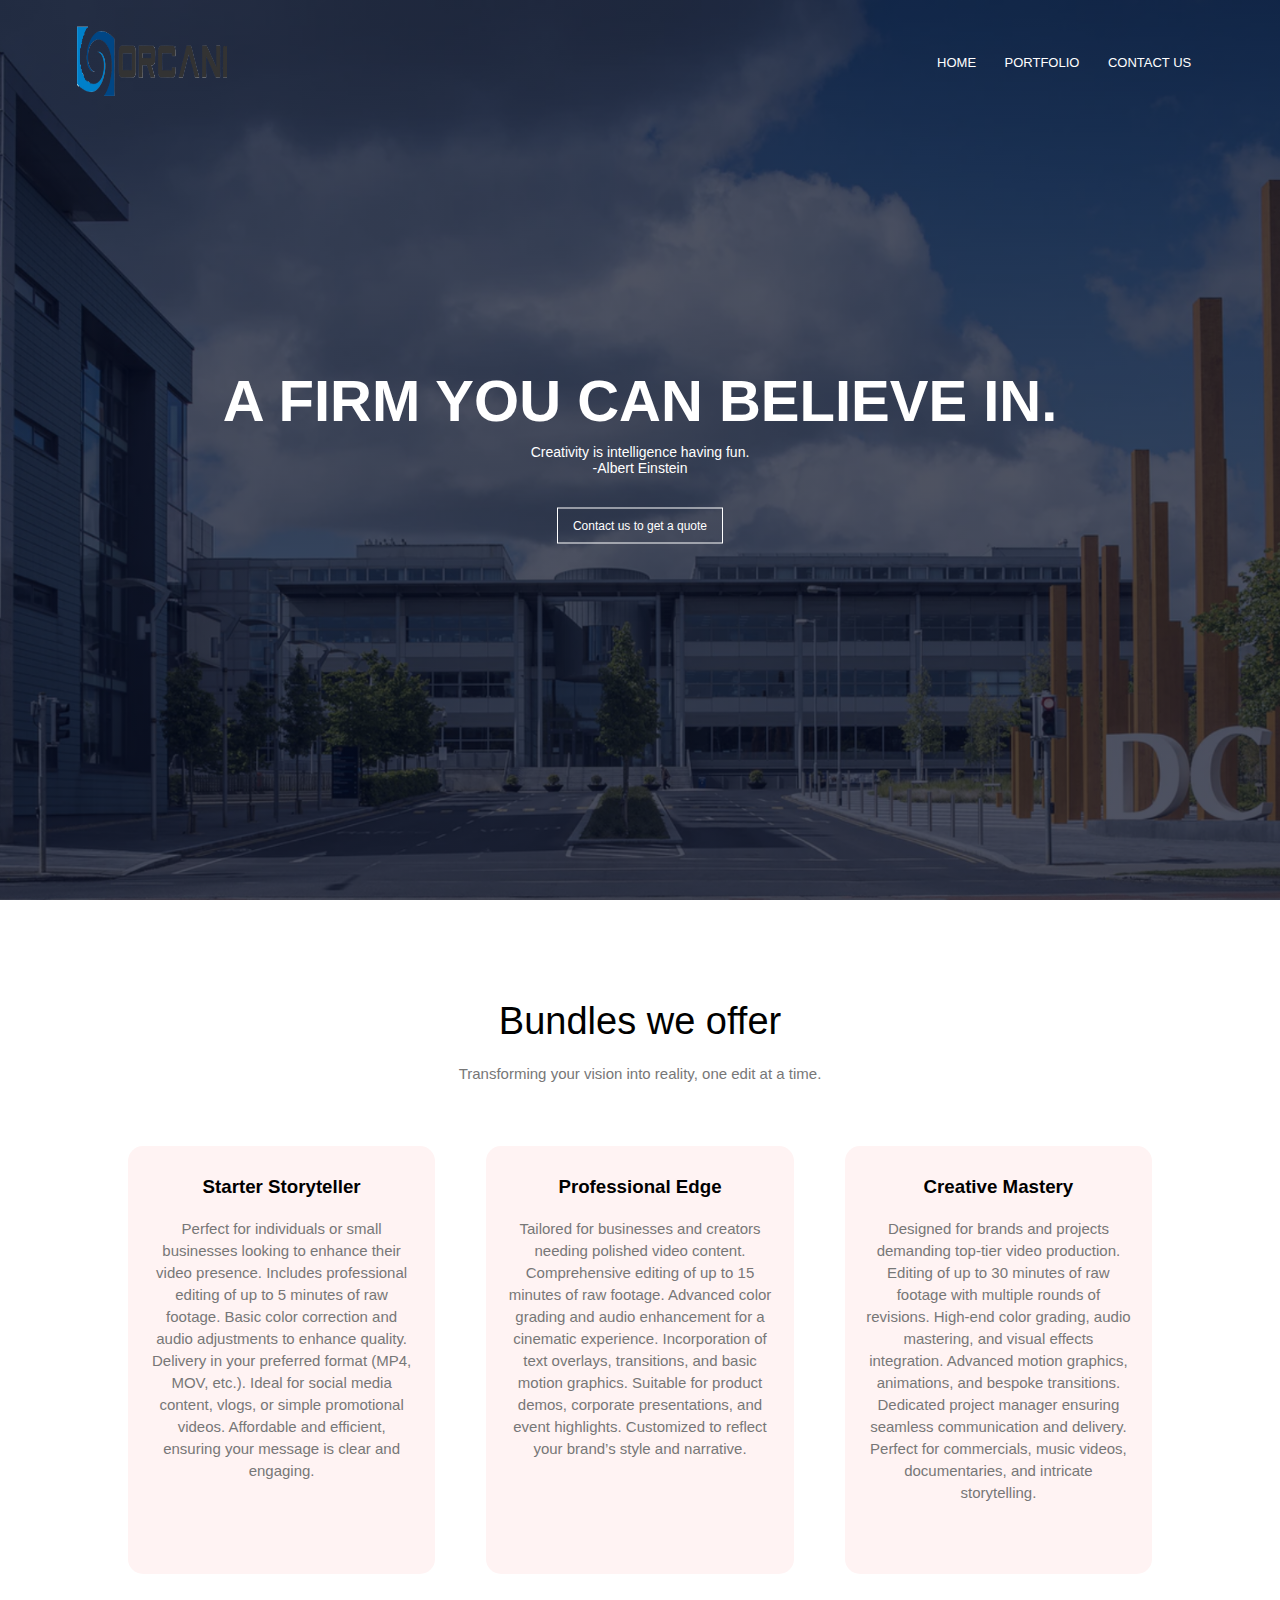
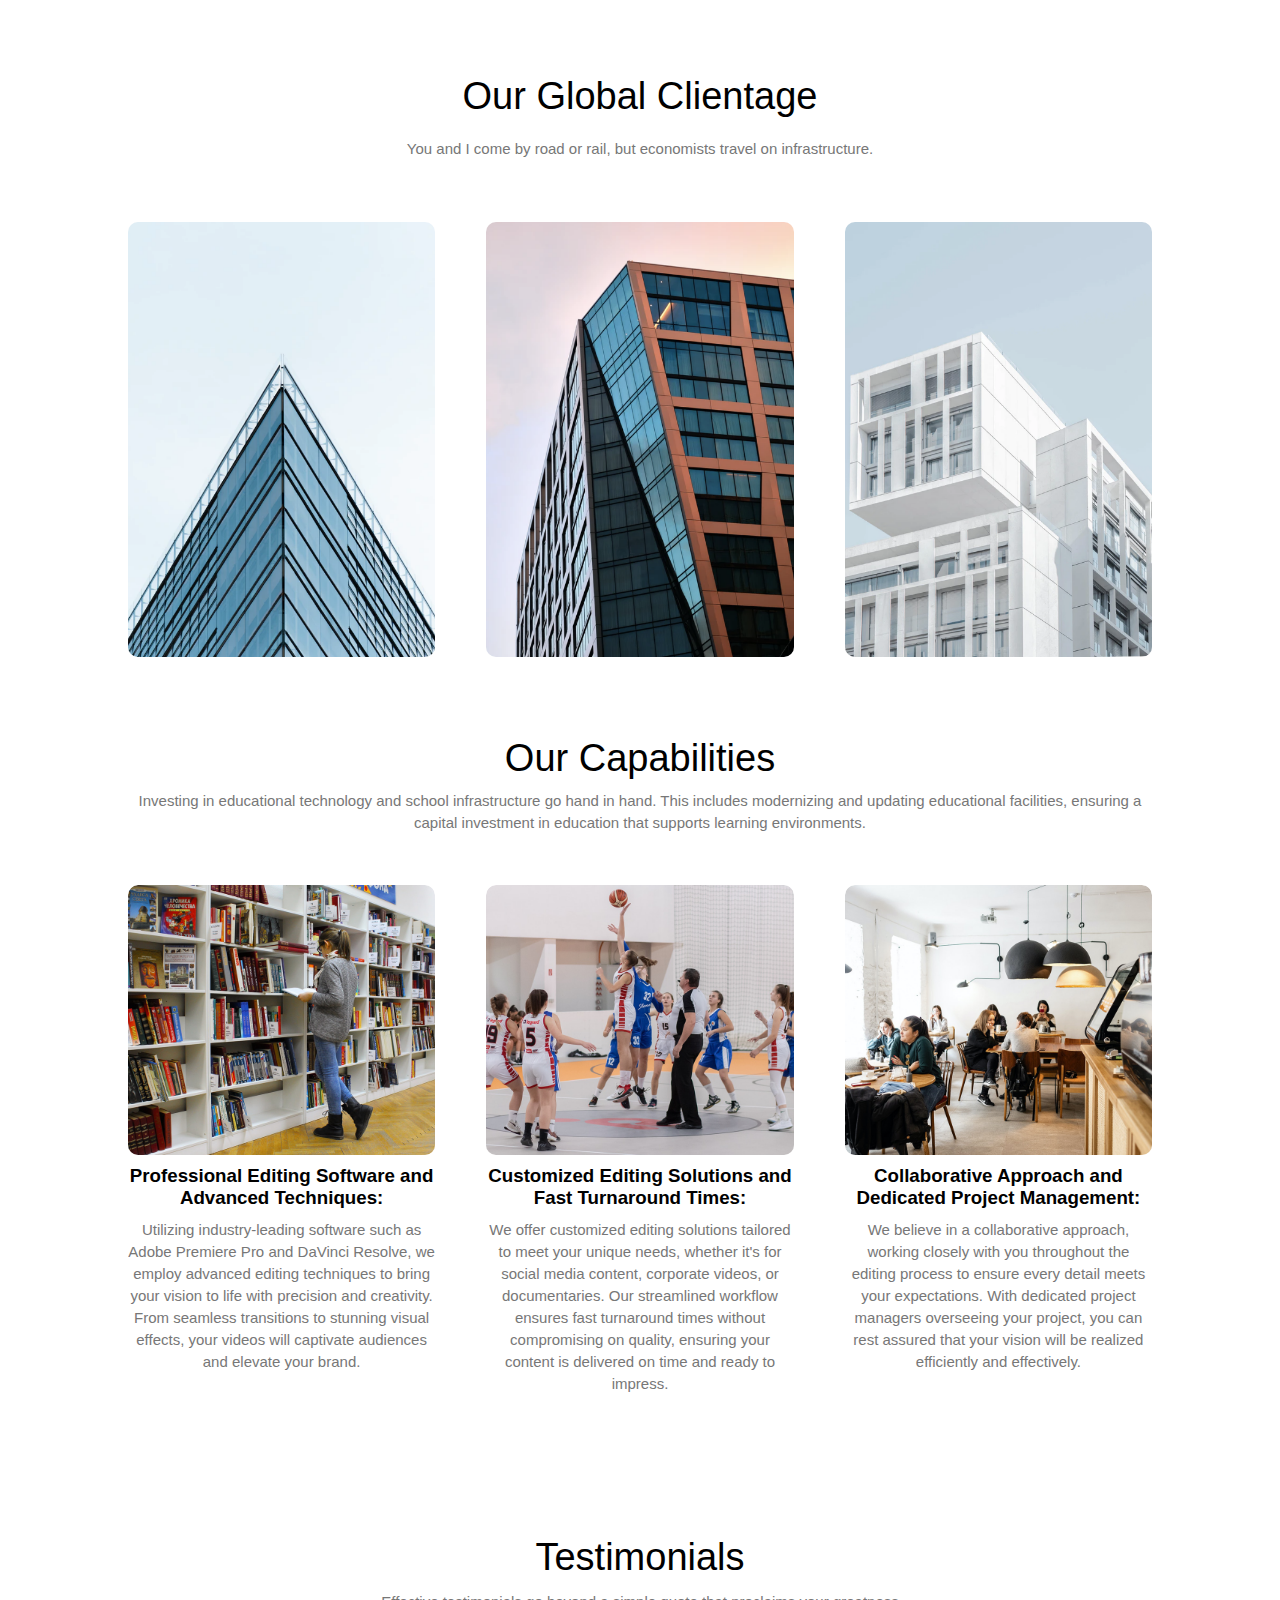
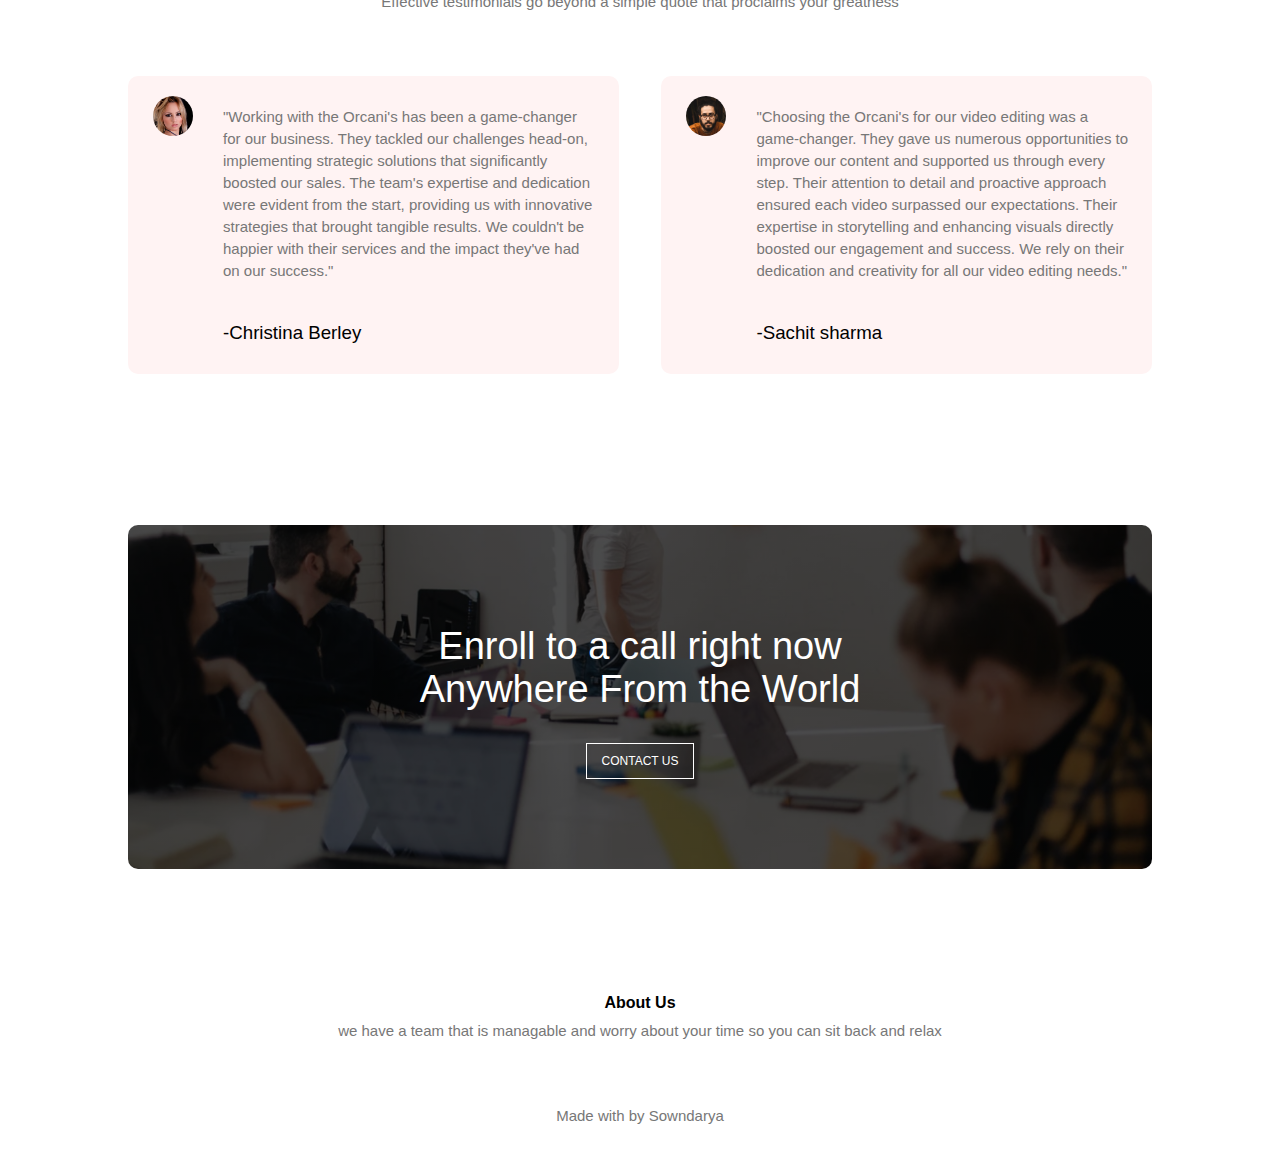
<file: index.html>
<!DOCTYPE html>
<html>
    <head>
        <meta name="viewport" content="width=device-width, initial-scale=1.0">
        <title>business Website</title>
        <link rel="stylesheet" href="style.css">
        <link rel="preconnect" href="https://fonts.googleapis.com">
<link rel="preconnect" href="https://fonts.gstatic.com" crossorigin>

    </head>
    <body>
        <section class="header">
            <nav>
                <a href="index.html"><img src="logo.png"></a>
                <div class="nav-links" id="NavLinks">
                    <i class="fa fa-times" onclick="hideMenu()"></i>
                    <ul>
                        <li><a href="index.html">HOME</a></li>
                        <li><a href="about.html">PORTFOLIO</a></li>
                        <li><a href="contactUs.html">CONTACT US</a></li> 
                    </ul>
                </div>
                <i class="fa fa-bars" onclick="showMenu()"></i>
            </nav>

            <div class="text-box">
                <h1>A FIRM YOU CAN BELIEVE IN.</h1>
                <p>Creativity is intelligence having fun.<br>-Albert Einstein</p>
                <a href="contactUs.html" class="visitUs-btn">Contact us to get a quote</a>
            </div>
        </section>
<!--Courses-->
<section class="Courses">
    <h1>Bundles we offer</h1>
    <p>Transforming your vision into reality, one edit at a time.</p>

    <div class="row">
        <div class="course-col">
            <h3>Starter Storyteller</h3>
            <p>Perfect for individuals or small businesses looking to enhance their video presence.
Includes professional editing of up to 5 minutes of raw footage.
Basic color correction and audio adjustments to enhance quality.
Delivery in your preferred format (MP4, MOV, etc.).
Ideal for social media content, vlogs, or simple promotional videos.
Affordable and efficient, ensuring your message is clear and engaging.</p>
        </div>
        <div class="course-col">
            <h3>Professional Edge</h3>
            <p>Tailored for businesses and creators needing polished video content.
Comprehensive editing of up to 15 minutes of raw footage.
Advanced color grading and audio enhancement for a cinematic experience.
Incorporation of text overlays, transitions, and basic motion graphics.
Suitable for product demos, corporate presentations, and event highlights.
Customized to reflect your brand’s style and narrative.</p>
            
        </div>
        <div class="course-col">
            <h3>Creative Mastery</h3>
            <p>Designed for brands and projects demanding top-tier video production.
Editing of up to 30 minutes of raw footage with multiple rounds of revisions.
High-end color grading, audio mastering, and visual effects integration.
Advanced motion graphics, animations, and bespoke transitions.
Dedicated project manager ensuring seamless communication and delivery.
Perfect for commercials, music videos, documentaries, and intricate storytelling.</p>
            
        </div>
    </div>
</section>

<!--Global Campus-->
<section class="campus">
    <h1>Our Global Clientage</h1>
    <p>You and I come by road or rail, but economists travel on infrastructure.</p>
    <div class="row">
        <div class="campus-col">
            <img src="img/london.png">
            <div class="layer">
                <h3>LONDON</h3>
            </div>
        </div>
        <div class="campus-col">
            <img src="img/newyork.png">
            <div class="layer">
                <h3>NEW YORK</h3>
            </div>
        </div>
        <div class="campus-col">
            <img src="img/washington.png">
            <div class="layer">
                <h3>WASHINGTON</h3>
            </div>
        </div>    
    </div>
</section>

<!--Facilities-->

<section class="facilities">
    <h1>Our Capabilities</h1>
    <p>Investing in educational technology and school infrastructure go hand in hand. This includes modernizing and updating educational facilities, ensuring a capital investment in education that supports learning environments.</p>

    <div class="row">
        <div class="facilities-col">
            <img src="img/libre.png">
            <h3>Professional Editing Software and Advanced Techniques:</h3>
            <p>Utilizing industry-leading software such as Adobe Premiere Pro and DaVinci Resolve, we employ advanced editing techniques to bring your vision to life with precision and creativity. From seamless transitions to stunning visual effects, your videos will captivate audiences and elevate your brand.</p>
        </div>
        <div class="facilities-col">
            <img src="img/pl.png">
            <h3>Customized Editing Solutions and Fast Turnaround Times:</h3>
            <p>We offer customized editing solutions tailored to meet your unique needs, whether it's for social media content, corporate videos, or documentaries. Our streamlined workflow ensures fast turnaround times without compromising on quality, ensuring your content is delivered on time and ready to impress.</p>
        </div>
        <div class="facilities-col">
            <img src="img/cafe.png">
            <h3>Collaborative Approach and Dedicated Project Management:</h3>
            <p>We believe in a collaborative approach, working closely with you throughout the editing process to ensure every detail meets your expectations. With dedicated project managers overseeing your project, you can rest assured that your vision will be realized efficiently and effectively.</p>
        </div>

    </div>
</section>

<!--Testimonials-->
<section class="testimonials">
    <h1>Testimonials</h1>
    <h6>Effective testimonials go beyond a simple quote that proclaims your greatness</h6>

    <div class="row">
        <div class="testimonial-col">
            <img src="img/user1.jpg">
            <div>
                <p>"Working with the Orcani's has been a game-changer for our business. They tackled our challenges head-on, implementing strategic solutions that significantly boosted our sales. The team's expertise and dedication were evident from the start, providing us with innovative strategies that brought tangible results. We couldn't be happier with their services and the impact they've had on our success."</p>
                <h3>-Christina Berley</h3>
                <i class="fa fa-star"></i>
                <i class="fa fa-star" ></i>
                <i class="fa fa-star"></i>
                <i class="fa fa-star" ></i>
                <i class="fa fa-star-o"></i>
            </div>
        </div>
        <div class="testimonial-col">
            <img src="img/user2.jpg">
            <div>
                <p>"Choosing the Orcani's for our video editing was a game-changer. They gave us numerous opportunities to improve our content and supported us through every step. Their attention to detail and proactive approach ensured each video surpassed our expectations. Their expertise in storytelling and enhancing visuals directly boosted our engagement and success. We rely on their dedication and creativity for all our video editing needs."</p>
                <h3>-Sachit sharma</h3>
                <i class="fa fa-star"></i>
                <i class="fa fa-star" ></i>
                <i class="fa fa-star"></i>
                <i class="fa fa-star" ></i>
                <i class="fa fa-star-half-o"></i>
            </div>
        </div>
    </div>

</section>

<!---Call to Action-->
<section class="cta">
    <h1>Enroll to a call right now<br>Anywhere From the World</h1>
    <a href="" class="visitUs-btn">CONTACT US</a>
</section>

<!---About Us-->
<section class="footer">
    <h4>About Us</h4>
    <p>we have a team that is managable and worry about your time so you can sit back and relax</p>

    <div class="icons">
        <i class="fa fa-facebook"></i>
        <i class="fa fa-instagram"></i>
        <i class="fa fa-linkedin"></i>
        <i class="fa fa-twitter"></i>
    </div>
    <p>Made with  <i class="fa fa-heart-o"></i> by Sowndarya </p>
</section>

    </body>
</html>
</file>
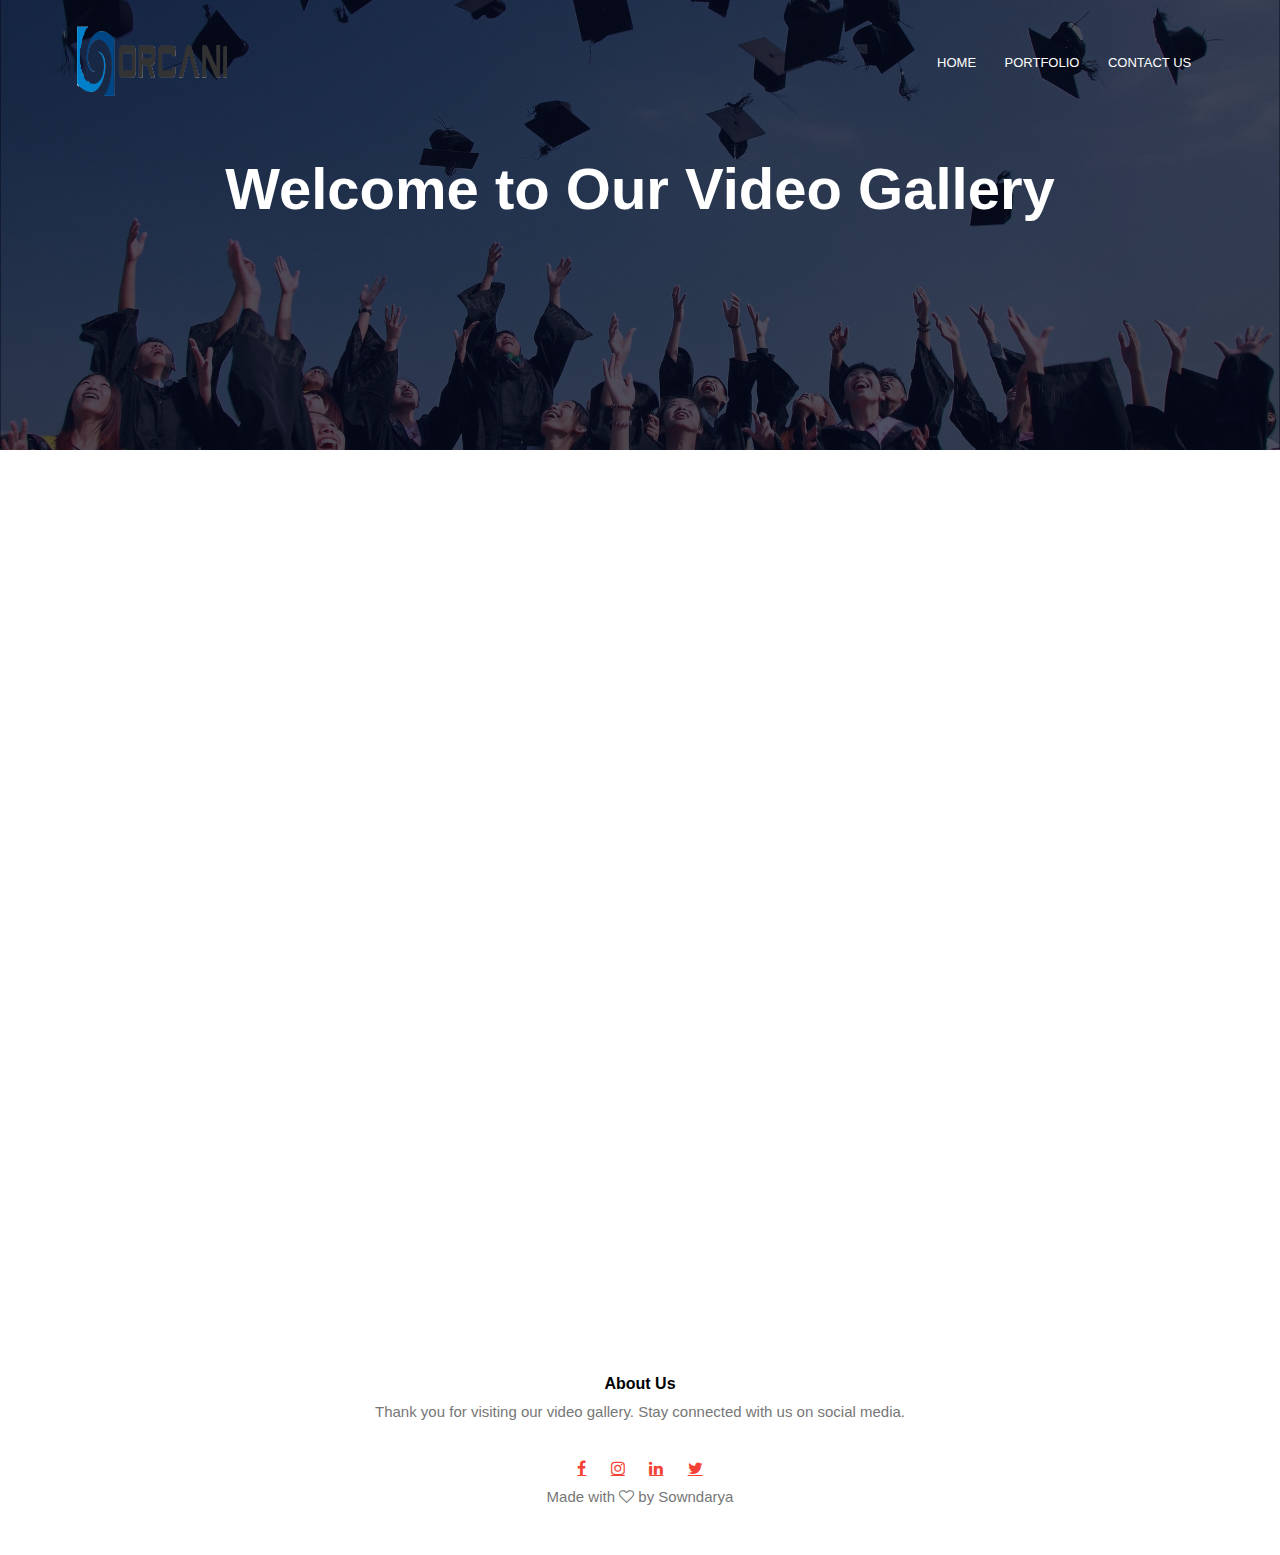
<file: about.html>
<!DOCTYPE html>
<html lang="en">
<head>
  <meta charset="UTF-8">
  <meta name="viewport" content="width=device-width, initial-scale=1.0">
  <title>Video Gallery</title>
  <link rel="stylesheet" href="style.css">
  <link rel="preconnect" href="https://fonts.googleapis.com">
  <link rel="preconnect" href="https://fonts.gstatic.com" crossorigin>
  <link rel="stylesheet" href="https://cdnjs.cloudflare.com/ajax/libs/font-awesome/4.7.0/css/font-awesome.min.css">
  <style>
    .video-container {
      position: relative;
      width: 80%;
      margin: auto;
    }
    .video-item {
      display: none;
    }
    .video-item.current {
      display: block;
    }
    .prev-btn, .next-btn {
      position: absolute;
      top: 50%;
      transform: translateY(-50%);
      background: rgba(0, 0, 0, 0.5);
      color: white;
      border: none;
      padding: 10px;
      cursor: pointer;
    }
    .prev-btn {
      left: 0;
    }
    .next-btn {
      right: 0;
    }
  </style>
</head>
<body>
  <section class="sub-header">
    <nav>
      <a href="index.html"><img src="logo.png" alt="Logo"></a>
      <div class="nav-links" id="NavLinks">
        <i class="fa fa-times" onclick="hideMenu()"></i>
        <ul>
          <li><a href="index.html">HOME</a></li>
          <li><a href="about.html">PORTFOLIO</a></li>
          <li><a href="contactUs.html">CONTACT US</a></li>
        </ul>
      </div>
      <i class="fa fa-bars" onclick="showMenu()"></i>
    </nav>
    <h1>Welcome to Our Video Gallery</h1>
  </section>

   <section class="video-gallery">
   
   
   
   
        <div class="video-container">
		<div class="video-item current">
			
			<iframe width="361" height="642" src="https://www.youtube.com/embed/2-8LVSgoiBQ" title="Sponsorship Ad 1" frameborder="0" allow="accelerometer; autoplay; clipboard-write; encrypted-media; gyroscope; picture-in-picture; web-share" referrerpolicy="strict-origin-when-cross-origin" allowfullscreen></iframe>
			
			</div>
            <div class="video-item">
                <iframe width="550" height="310" src="https://www.youtube.com/embed/IoAbSXICnDU" title="Discovering Edmonton&#39;s Anime Paradise. Animethon 2023" frameborder="0" allow="accelerometer; autoplay; clipboard-write; encrypted-media; gyroscope; picture-in-picture; web-share" referrerpolicy="strict-origin-when-cross-origin" allowfullscreen></iframe>
            </div>
			<div class="video-item">
               <iframe width="361" height="642" src="https://www.youtube.com/embed/qstEuZv4ods" title="Instagram Ad 2" frameborder="0" allow="accelerometer; autoplay; clipboard-write; encrypted-media; gyroscope; picture-in-picture; web-share" referrerpolicy="strict-origin-when-cross-origin" allowfullscreen></iframe>
            </div>
            <div class="video-item">
                <iframe width="928" height="522" src="https://www.youtube.com/embed/towgMkXEU9o" title="Homemade Formula One Car Is A Roller - Pt 13" frameborder="0" allow="accelerometer; autoplay; clipboard-write; encrypted-media; gyroscope; picture-in-picture; web-share" referrerpolicy="strict-origin-when-cross-origin" allowfullscreen></iframe>
            </div>
            <div class="video-item">
                <iframe width="550" height="310" src="https://www.youtube.com/embed/u7dacTu4i7w" title="Intro LLama" frameborder="0" allow="accelerometer; autoplay; clipboard-write; encrypted-media; gyroscope; picture-in-picture; web-share" referrerpolicy="strict-origin-when-cross-origin" allowfullscreen></iframe>
            </div>
			<div class = "video-item">
			<iframe width="360" height="202" src="https://www.youtube.com/embed/RlUwrPU1-sM" title="Formula Suspension In Homemade Formula One Cart - Pt 12" frameborder="0" allow="accelerometer; autoplay; clipboard-write; encrypted-media; gyroscope; picture-in-picture; web-share" referrerpolicy="strict-origin-when-cross-origin" allowfullscreen></iframe>
			</div>
            <button class="prev-btn" onclick="prevVideo()"><i class="fa fa-chevron-left"></i></button>
            <button class="next-btn" onclick="nextVideo()"><i class="fa fa-chevron-right"></i></button>
        </div>
    </section>

  <section class="footer">
    <h4>About Us</h4>
    <p>Thank you for visiting our video gallery. Stay connected with us on social media.</p>
    <div class="icons">
      <a href="#" class="fa fa-facebook"></a>
      <a href="#" class="fa fa-instagram"></a>
      <a href="#" class="fa fa-linkedin"></a>
      <a href="#" class="fa fa-twitter"></a>
    </div>
    <p>Made with <i class="fa fa-heart-o"></i> by Sowndarya</p>
  </section>

  <script>
    function showMenu() {
      document.getElementById("NavLinks").style.right = "0";
    }
    function hideMenu() {
      document.getElementById("NavLinks").style.right = "-200px";
    }

    var currentVideo = 0; // Track current video index
    var videoItems = document.querySelectorAll('.video-item'); // Get all video items

    function nextVideo() {
      if (currentVideo < videoItems.length - 1) {
        currentVideo++;
        animateSlide(currentVideo);
      }
    }

    function prevVideo() {
      if (currentVideo > 0) {
        currentVideo--;
        animateSlide(currentVideo);
      }
    }

    function animateSlide(index) {
      videoItems.forEach((item, i) => {
        item.classList.remove('current'); // Remove current class from all videos
        if (i === index) {
          item.classList.add('current'); // Add current class to the active video
        }
      });
    }
  </script>
</body>
</html>
</file>
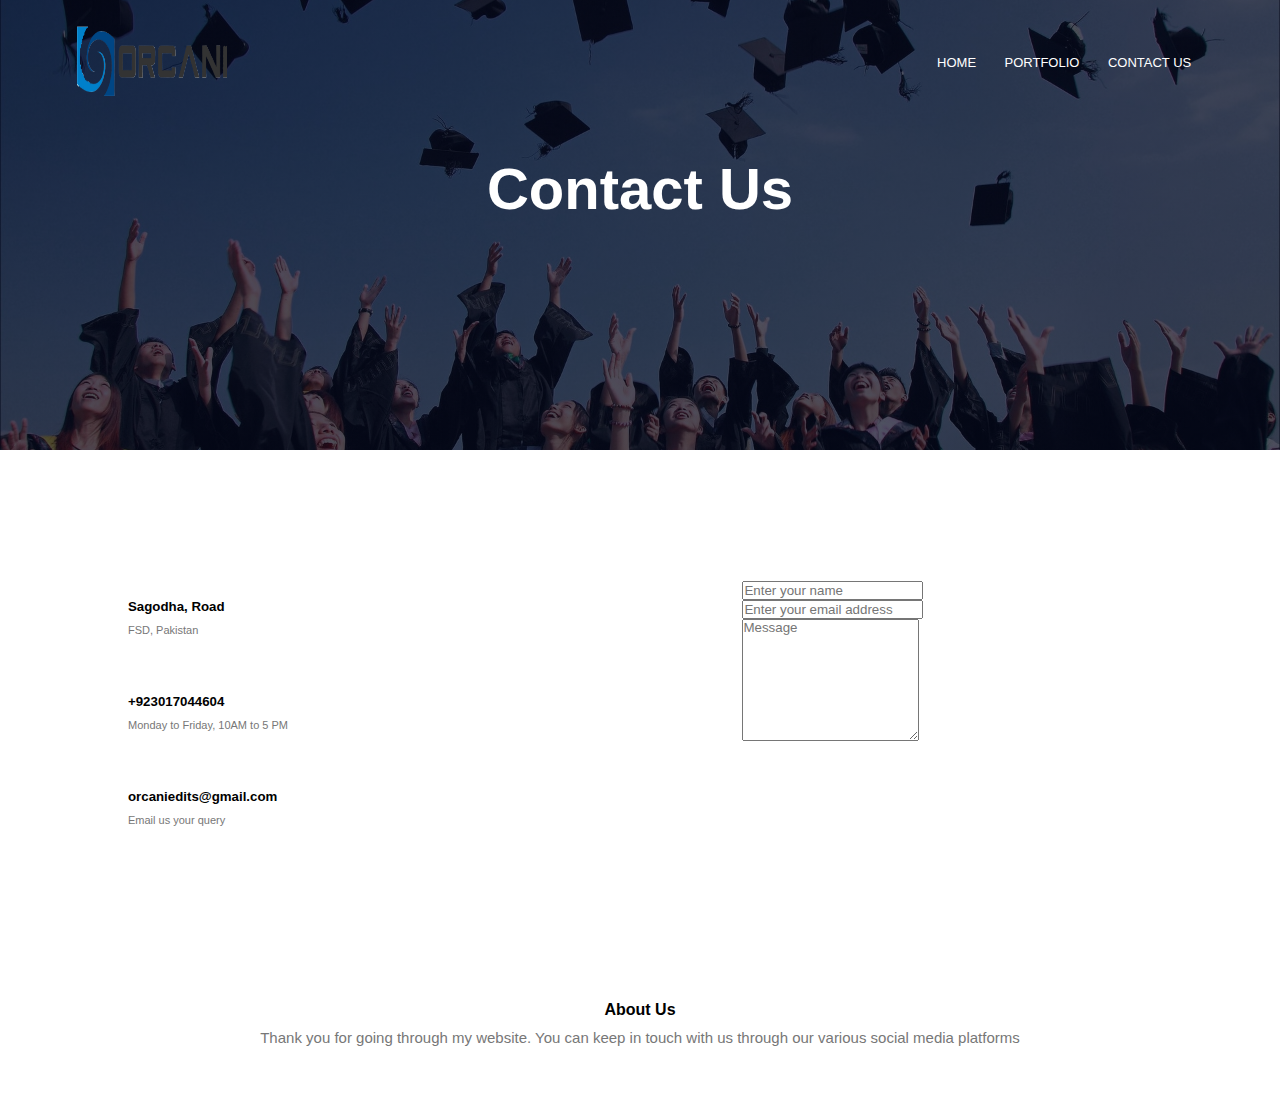
<file: contactUs.html>
<!DOCTYPE html>
<html>
    <head>
        <meta name="viewport" content="width=device-width, initial-scale=1.0">
        <title>University Website</title>
        <link rel="stylesheet" href="style.css">
        <link rel="preconnect" href="https://fonts.googleapis.com">
        <link rel="preconnect" href="https://fonts.gstatic.com" crossorigin>
    </head>
    <body>
        <section class="sub-header">
            <nav>
                <a href="index.html"><img src="logo.png"></a>
                <div class="nav-links" id="NavLinks">
                    <i class="fa fa-times" onclick="hideMenu()"></i>
                    <ul>
                        <li><a href="index.html">HOME</a></li>
                        <li><a href="about.html">PORTFOLIO</a></li>
                        <li><a href="contactUs.html">CONTACT US</a></li> 
                    </ul>
                </div>
                <i class="fa fa-bars" onclick="showMenu()"></i>
            </nav>

            <h1>Contact Us</h1>
        </section>

        <!-- Contact Us Details -->
        <section class="contact-us">
            <div class="row">
                <div class="contact-col">
                    <div>
                        <i class="fa fa-home"></i>
                        <span>
                            <h5>Sagodha, Road</h5>
                            <p>FSD, Pakistan</p>
                        </span>
                    </div>
                    <div>
                        <i class="fa fa-phone"></i>
                        <span>
                            <h5>+923017044604</h5>
                            <p>Monday to Friday, 10AM to 5 PM</p>
                        </span>
                    </div>
                    <div>
                        <i class="fa fa-envelope-o"></i>
                        <span>
                            <h5>orcaniedits@gmail.com</h5>
                            <p>Email us your query</p>
                        </span>
                    </div>
                </div>
                <div class="contact-col">
                    <form action="form-handler.php" method="post">
                        <input type="text" name="name" placeholder="Enter your name" required><br>
                        <input type="email" name="email" placeholder="Enter your email address" required><br>
                        <textarea rows="8" name="message" placeholder="Message" required></textarea>
                        <button type="submit" class="visitUs-btn red-btn">Send Message</button>
                    </form>
                </div>
            </div>
        </section>

        <!-- About Us -->
        <section class="footer">
            <h4>About Us</h4>
            <p>Thank you for going through my website. You can keep in touch with us through our various social media platforms</p>
            <div class="icons">
                <i class="fa fa-facebook"></i>
                <i class="fa fa-instagram"></i>
                <i class="fa fa-linkedin"></i>
                <i class="fa fa-twitter"></i>
            </
</file>
<file: style.css>
*{
    margin: 0;
    padding: 0;
    font-family: 'Cabin', sans-serif;
}

.header{
    min-height: 100vh;
    width:100%;
    background-image: linear-gradient(rgba(4,9,30,0.7), rgba(4,9,30,0.7)),url(img/banner.png);
    background-position: center;
    background-size: cover;
    position: relative;
}

nav{
    display:flex;
    padding:2% 6%;
    align-items: center;
    justify-content: space-between;
}

/* General Styles */
body {
  margin: 0;
  padding: 0;
  font-family: sans-serif;
}

/* Sub-header, Footer styles remain the same (you can adjust as needed) */

.video-gallery {
  display: flex;
  width: 100%;  /* Make the gallery fill the width of the screen */
  overflow: hidden; /* Hide overflowing content */
}

.video-container {
  display: flex;
  width: calc(100vw * 2); /* Allow space for all videos */
  transition: transform 0.5s ease; /* Smooth sliding animation */
}

.video-item {
  flex: 0 0 50%; /* Videos take up half the screen width each */
  height: 100vh; /* Videos take up full viewport height */
}

.video-item iframe {
  width: 100%;
  height: 100%;
}

.prev-btn,
.next-btn {
  position: absolute;
  top: 50%;
  transform: translateY(-50%); /* Center buttons vertically */
  background-color: rgba(0, 0, 0, 0.5); /* Semi-transparent background */
  color: #fff;
  font-size: 2em;
  padding: 10px;
  border: none;
  cursor: pointer;
  opacity: 0; /* Hide buttons initially */
  transition: opacity 0.3s ease; /* Smooth fade in/out */
}

.video-gallery:hover .prev-btn,
.video-gallery:hover .next-btn {
  opacity: 1; /* Show buttons on hover */
}

.prev-btn {
  left: 10px; /* Position left button */
}

.next-btn {
  right: 10px; /* Position right button */
}



nav img{
    width: 150px;
    height: 70px;
}

.nav-links{
    flex:1;
    text-align: right;
}

.nav-links ul li{
    list-style: none;
    display: inline-block;
    padding: 8px 12px;
    position: relative;
}

.nav-links ul li a{
    color: #fff;
    text-decoration: none;
    font-size: 13px;
}

.nav-links ul li::after{
    content: '';
    width:0%;
    height: 2px;
    display: block;
    background:#f44336;
    margin: auto;
    transition: 0.5s;
}
.nav-links ul li:hover::after{
    width: 100%;
}

.text-box{
    color:#fff;
    width:90%;
    text-align: center;
    position: absolute;
    top: 50%;
    left:50%;
    transform:translate(-50%,-50%) ;
}

h1{
    font-size: 58px;
}

p{
    color: #fff;
    margin: 10px 0 40px;
    font-size: 14px;

}

.visitUs-btn{
    text-decoration: none;
    color: #fff;
    border: 1px solid #fff;
    padding: 10px 15px;
    cursor: pointer;
    font-size: 12px;
    background: transparent;
    position: relative;

}

.visitUs-btn:hover{
    background-color:#f44336;
    border: 1px solid #fff;
    transition: 0.4s;
}

nav .fa{
    display: none;
}

@media(max-width:700px){
    h1{
        font-size: 20px;
    }

    p{
        color: #fff;
        margin: 10px 0 40px;
        font-size: 10px;
    
    }
    .nav-links ul li{
        display: block;
    }

    .nav-links{
        position:fixed;
        background: #f44336;
        height: 100vh;
        width: 200px;
        top:0;
        right: -200px;
        text-align: left;
        z-index: 2;
        transition: 1s;
    }

    nav .fa{
        display: block;
        color: #fff;
        margin:12px;
        cursor: pointer;
        font-size: 22px;
    }

    .nav-links ul{
        padding: 30px;
    }

}

/*----Courses-----*/

.Courses{
    width: 80%;
    padding-top: 100px;
    margin: auto;
    text-align: center;
}

.Courses h1{
    font-weight: 500;
    font-size: 38px;
}

.Courses p{
    color: #777;
    font-weight:200;
    padding: 10px;
    font-size: 15px;
    line-height: 22px;
}

.row{
   display: flex;
   margin-top: 5%;
   justify-content: space-between;
  
}

.course-col{
    flex-basis: 30%;
    background-color: #fff3f3;
    padding: 20px 11px;
    box-sizing: border-box;
    border-radius: 15px;
    margin-bottom: 5%;
    transition: 0.7s;
}

.course-col:hover{
    box-shadow: 0px 0px 20px rgba(0,0,0.2,0.2);
}

h3{
    font-weight: 700;
    margin:10px 0;
    text-align: center;
}

@media(max-width:700px){
    .row{
        flex-direction: column;
    }
}


/*----campus----*/
.campus{
    text-align: center;
    margin: auto;
    padding-top: 50px;
    width:80%;
}

.campus h1{
    font-weight: 500;
    font-size: 38px;
}

.campus p{
    color: #777;
    font-weight:200;
    padding: 10px;
    font-size: 15px;
    line-height: 22px;
}

.campus-col{
    flex-basis: 30%;
    margin-bottom: 30px;
    position: relative;
    border-radius: 10px;
    overflow: hidden;
}

.campus-col img{
    width: 100%;
    display: block;
}

.layer{
    background:transparent;
    width: 100%;
    height: 100%;
    position: absolute;
    top: 0;
    left: 0;
    transition: 0.8s;
}

.layer:hover{
    background: rgba(225,0,0,0.7);
}

.layer h3{
    font-size: 26px;
    color: #fff;
    font-weight: 700;
    bottom: 0%;
    position: absolute;
    left: 50%;
    transform: translateX(-50%);
    width: 100%;
    opacity: 0;
    transition: 0.6s;
}

.layer:hover h3{
    bottom: 49%;
    opacity: 1;
}

/*---facilities----*/

.facilities{
    text-align: center;
    margin: auto;
    padding-top: 50px;
    width:80%;
}

.facilities h1{
    font-weight: 500;
    font-size: 38px;
}

.facilities p{
    color: #777;
    font-weight:200;
    padding: 0px;
    font-size: 15px;
    line-height: 22px;
    text-align: center;
}

.facilities img{
    width: 100%;
    display: block;
    border-radius: 10px;
}

.facilities-col{
    flex-basis: 30%;
    border-radius: 10px;
    margin-bottom: 5%;
    overflow: hidden;
}

/*--testimonials---*/
.testimonials{
    text-align: center;
    margin: auto;
    padding-top: 50px;
    width:80%;
}

.testimonials h1{
    font-weight: 500;
    font-size: 38px;
}

.testimonials p{
    color: #777;
    font-weight:200;
    padding: 0px;
    font-size: 15px;
    line-height: 22px;
    text-align: left;
}

.testimonials h6{
    color: #777;
    font-weight:200;
    padding: 12px;
    font-size: 15px;
    line-height: 22px;
    text-align: center;
}

.testimonial-col{
    flex-basis: 44%;
    border-radius: 10px;
    margin-bottom: 5%;
    text-align: left;
    cursor: pointer;
    background: #fff3f3;
    padding: 20px;
    display: flex;

}

.testimonial-col img{
    height: 40px;
    border-radius: 50%;
    margin-left: 5px;
    margin-right: 30px;
}

.testimonial-col h3{
    font-weight: 500;
    margin-top:8px;
    text-align: left;
}

.testimonial-col .fa{
    color: #f44336;
}

@media(max-width:700px){
    .testimonial-col img{
        margin-left: 0px;
        margin-right: 15px;
    }
}

/*---Call to Action---*/
.cta{
   margin: 100px auto;
   width:80%;
   background-image: linear-gradient(rgba(0,0,0,0.7),rgba(0,0,0,0.7)),url(img/banner2.jpg);
   background-position: center;
   background-size: cover;
   text-align: center;
   border-radius: 10px;
   padding: 100px 0;

}

.cta h1{
    font-weight: 500;
    font-size: 38px;
    color: #fff;
    margin-bottom: 40px;
    padding: 0;
}

@media(max-width:700px){
    .cta h1{
        font-size: 20px;
    }
}

/*----footer---*/

.footer{
    text-align: center;
    padding: 10px 0;
    width:100%;
}
.footer p{
    color: #777;
    font-weight:200;
    font-size: 15px;
    text-align: center;

}

.footer h4{
    margin-top: 15px;
    margin-bottom: 10px;
    font-weight: 600;
}

.icons .fa{
    color: #f44336;
    cursor: pointer;
    margin: 0 10px;
}

/*------About us Page-------*/
.sub-header{
    background-image: linear-gradient(rgba(4,9,30,0.7),rgba(4,9,30,0.7)),url(img/background.jpg);
    width:100%;
    height:50vh;
    color:#fff;
    background-position: center;
    background-size: cover;
    text-align: center;
}
.sub-header h1{
    margin-top: 30px;
}

/*--------about us content page---------*/
.about-us{
    width:80%;
    margin: auto;
    padding-top: 80px;
    padding-bottom: 50px;
}
.about-us h1{
    font-weight: 600;
    font-size: 38px;
}

.about-us p{
    color: #777;
    font-weight:200;
    font-size: 15px;
    text-align: left;
}

.about-col{
    flex-basis:48%;
    padding:30px 12px;
}

.about-col img{
    width: 100%;
}

.red-btn{
    margin: 10px;
    border: 1px solid #f44336;
    color:#f44336;
    background: transparent;
}

.red-btn:hover{
    color: #fff;
}

/*------blog-page------*/
.blog-content{
    width:80%;
    margin: auto;
    padding: 60px 0px;

}

.blog-left{
    flex-basis: 62%;
}

.blog-left h2{
    color:black;
    font-weight: 700;
   margin: 20px 0px;
}

.blog-left img{
    width:100%;
}

.blog-left p{
    color: #777;
    font-weight:200;
    font-size: 15px;
    text-align: left;
}

.blog-right{
    flex-basis: 30%;
}

.blog-right h3{
    color: #fff;
    background-color: #f44336;
    padding: 10px 0;
    margin-bottom: 20px;
    font-size: 16px;
    
}

.blog-right div{
    display: flex;
    justify-content: space-between;
    align-items: center;
    padding:10px 0;
    box-sizing: border-box;
}

.comment-box h3{
    text-align: left;
}

.comment-box{
    margin: 50px 0;
    border: 1px solid #ccc;
    padding: 10px 20px;
}

.comment-form input, .comment-form textarea{
    box-sizing: border-box;
    padding: 10px;
    margin: 10px 0;
    width: 100%;
    outline: none;
    border: none;
    background: #f0f0f0;
}

/*------contact us page-------*/

.contact-us{
    width:80%;
    padding: 80px 0;
    margin: auto;
}

.contact-col{
    flex-basis: 40%;
    margin-bottom: 30px;
}

.contact-us .fa{
    color: #f44336;
    cursor: pointer;
    margin:0 10px;
}

.contact-col p{
    color: #777;
    font-weight:200;
    font-size: 11px;
}


To ensure that each video in the gallery takes up the entire width of the page, you need to adjust the CSS for the `.video-container` and `.video-item` classes. Here's the modified CSS code:

```css
*{
    margin: 0;
    padding: 0;
    font-family: 'Cabin', sans-serif;
}

.header{
    min-height: 100vh;
    width:100%;
    background-image: linear-gradient(rgba(4,9,30,0.7), rgba(4,9,30,0.7)),url(img/banner.png);
    background-position: center;
    background-size: cover;
    position: relative;
}

nav{
    display:flex;
    padding:2% 6%;
    align-items: center;
    justify-content: space-between;
}

/* General Styles */
body {
  margin: 0;
  padding: 0;
  font-family: sans-serif;
}

/* Sub-header, Footer styles remain the same (you can adjust as needed) */

.video-gallery {
  display: flex;
  width: 100%;  /* Make the gallery fill the width of the screen */
  overflow: hidden; /* Hide overflowing content */
  position: relative; /* For positioning the navigation buttons */
}

.video-container {
  display: flex;
  width: 100%; /* Make container fill the width of the screen */
  transition: transform 0.5s ease; /* Smooth sliding animation */
}

.video-item {
  flex: 0 0 100%; /* Videos take up the full screen width */
  height: 100vh; /* Videos take up full viewport height */
}

.video-item iframe {
  width: 100%;
  height: 100%;
}

.prev-btn,
.next-btn {
  position: absolute;
  top: 50%;
  transform: translateY(-50%); /* Center buttons vertically */
  background-color: rgba(0, 0, 0, 0.5); /* Semi-transparent background */
  color: #fff;
  font-size: 2em;
  padding: 10px;
  border: none;
  cursor: pointer;
  opacity: 0; /* Hide buttons initially */
  transition: opacity 0.3s ease; /* Smooth fade in/out */
}

.video-gallery:hover .prev-btn,
.video-gallery:hover .next-btn {
  opacity: 1; /* Show buttons on hover */
}

.prev-btn {
  left: 10px; /* Position left button */
}

.next-btn {
  right: 10px; /* Position right button */
}

nav img{
    width: 150px;
    height: 70px;
}

.nav-links{
    flex:1;
    text-align: right;
}

.nav-links ul li{
    list-style: none;
    display: inline-block;
    padding: 8px 12px;
    position: relative;
}

.nav-links ul li a{
    color: #fff;
    text-decoration: none;
    font-size: 13px;
}

.nav-links ul li::after{
    content: '';
    width:0%;
    height: 2px;
    display: block;
    background:#f44336;
    margin: auto;
    transition: 0.5s;
}
.nav-links ul li:hover::after{
    width: 100%;
}

.text-box{
    color:#fff;
    width:90%;
    text-align: center;
    position: absolute;
    top: 50%;
    left:50%;
    transform:translate(-50%,-50%) ;
}

h1{
    font-size: 58px;
}

p{
    color: #fff;
    margin: 10px 0 40px;
    font-size: 14px;

}

.visitUs-btn{
    text-decoration: none;
    color: #fff;
    border: 1px solid #fff;
    padding: 10px 15px;
    cursor: pointer;
    font-size: 12px;
    background: transparent;
    position: relative;

}

.visitUs-btn:hover{
    background-color:#f44336;
    border: 1px solid #fff;
    transition: 0.4s;
}

nav .fa{
    display: none;
}

@media(max-width:700px){
    h1{
        font-size: 20px;
    }

    p{
        color: #fff;
        margin: 10px 0 40px;
        font-size: 10px;
    
    }
    .nav-links ul li{
        display: block;
    }

    .nav-links{
        position:fixed;
        background: #f44336;
        height: 100vh;
        width: 200px;
        top:0;
        right: -200px;
        text-align: left;
        z-index: 2;
        transition: 1s;
    }

    nav .fa{
        display: block;
        color: #fff;
        margin:12px;
        cursor: pointer;
        font-size: 22px;
    }

    .nav-links ul{
        padding: 30px;
    }

}

/*----Courses-----*/

.Courses{
    width: 80%;
    padding-top: 100px;
    margin: auto;
    text-align: center;
}

.Courses h1{
    font-weight: 500;
    font-size: 38px;
}

.Courses p{
    color: #777;
    font-weight:200;
    padding: 10px;
    font-size: 15px;
    line-height: 22px;
}

.row{
   display: flex;
   margin-top: 5%;
   justify-content: space-between;
  
}

.course-col{
    flex-basis: 30%;
    background-color: #fff3f3;
    padding: 20px 11px;
    box-sizing: border-box;
    border-radius: 15px;
    margin-bottom: 5%;
    transition: 0.7s;
}

.course-col:hover{
    box-shadow: 0px 0px 20px rgba(0,0,0.2,0.2);
}

h3{
    font-weight: 700;
    margin:10px 0;
    text-align: center;
}

@media(max-width:700px){
    .row{
        flex-direction: column;
    }
}


/*----campus----*/
.campus{
    text-align: center;
    margin: auto;
    padding-top: 50px;
    width:80%;
}

.campus h1{
    font-weight: 500;
    font-size: 38px;
}

.campus p{
    color: #777;
    font-weight:200;
    padding: 10px;
    font-size: 15px;
    line-height: 22px;
}

.campus-col{
    flex-basis: 30%;
    margin-bottom: 30px;
    position: relative;
    border-radius: 10px;
    overflow: hidden;
}

.campus-col img{
    width: 100%;
    display: block;
}

.layer{
    background:transparent;
    width: 100%;
    height: 100%;
    position: absolute;
    top: 0;
    left: 0;
    transition: 0.8s;
}

.layer:hover{
    background: rgba(225,0,0,0.7);
}

.layer h3{
    font-size: 26px;
    color: #fff;
    font-weight: 700;
    bottom: 0%;
    position: absolute;
    left: 50%;
    transform: translateX(-50%);
    width: 100%;
    opacity: 0;
    transition: 0.6s;
}

.layer:hover h3{
    bottom: 49%;
    opacity: 1;
}

/*---facilities----*/

.facilities{
    text-align: center;
    margin: auto;
    padding-top: 50px;
    width:80%;
}

.facilities h1{
    font-weight: 500;
    font-size: 38px;
}

.facilities p{
    color: #777;
    font-weight:200;
    padding: 0px;
    font-size: 15px;
    line-height: 22px;
    text-align: center;
}

.facilities img{
    width: 100%;
    display: block;
    border-radius: 10px;
}

.facilities-col{
    flex-basis: 30%;
    border-radius: 10px;
    margin-bottom: 5%;
    overflow: hidden;
}

/*--testimonials---*/
.testimonials{
    text-align: center;
    margin: auto;
    padding-top: 50px;
    width:80%;
}

.testimonials h1{
    font-weight: 500;
    font-size: 38px;
}

.testimonials p{
    color: #777;
    font-weight:200;
    padding: 0px;
    font-size: 15px;
    line-height: 22px;
    text-align: left;
}

.testimonials h6{
    color: #777;
    font-weight:200;
    padding: 12px;
    font-size: 15px;
    line-height: 22px;
    text-align: center;
}

.testimonial-col{
    flex-basis: 44%;
    border-radius: 10px;
    margin-bottom: 5%;
    text-align: left;
    cursor: pointer;
    background: #fff3f3;
    padding: 20px;
    display: flex;

}

.testimonial-col img{
    height: 40px;
    border-radius: 50%;
    margin-left: 5px;
    margin-right: 30px;
}

.testimonial-col h3{
    font-weight: 500;
   


/* Basic styling for the form */
.contact-col form {
    display: flex;
    flex-direction: column;
    gap: 10px;
}

.contact-col form input[type="text"],
.contact-col form input[type="email"],
.contact-col form textarea {
    width: 100%;
    padding: 10px;
    border: 1px solid #ccc;
    border-radius: 5px;
    box-sizing: border-box;
    font-size: 14px;
}

/* Styling for the button */
.red-btn {
    text-decoration: none;
    color: #fff;
    background-color: #f44336;
    border: none;
    padding: 10px 15px;S
    cursor: pointer;
    font-size: 14px;
    border-radius: 5px;
    transition: background-color 0.4s ease, color 0.4s ease;
}



.red-btn:hover {
    background-color: #fff;
    color: #f44336;
    border: 1px solid #f44336;
}

/* Additional styles to ensure proper layout */
.contact-col div {
    display: flex;
    align-items: center;
    margin-bottom: 10px;
}

.contact-col h5 {
    font-weight: 600;
    font-size: 15px;
}

.contact-col span {
    margin-left: 10px;
}

.contact-col form textarea {
    resize: vertical;
}
</file>
